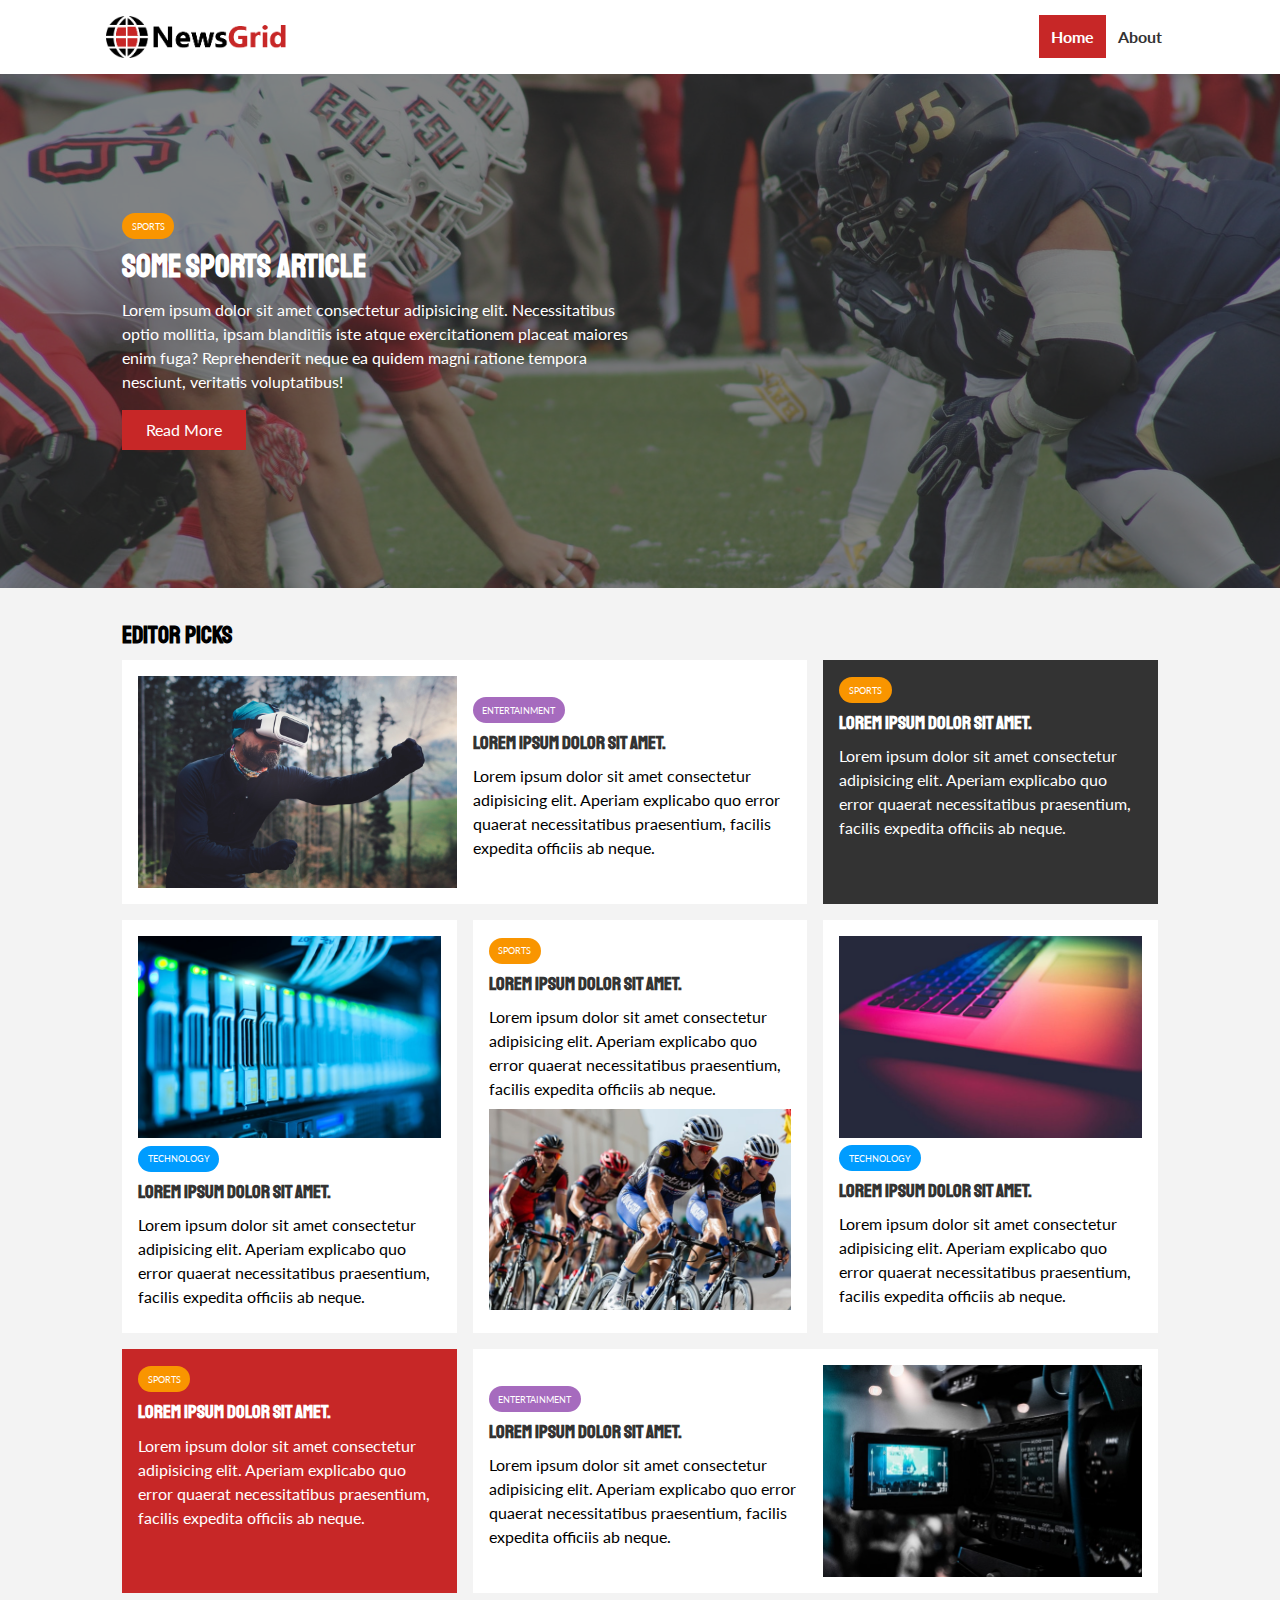
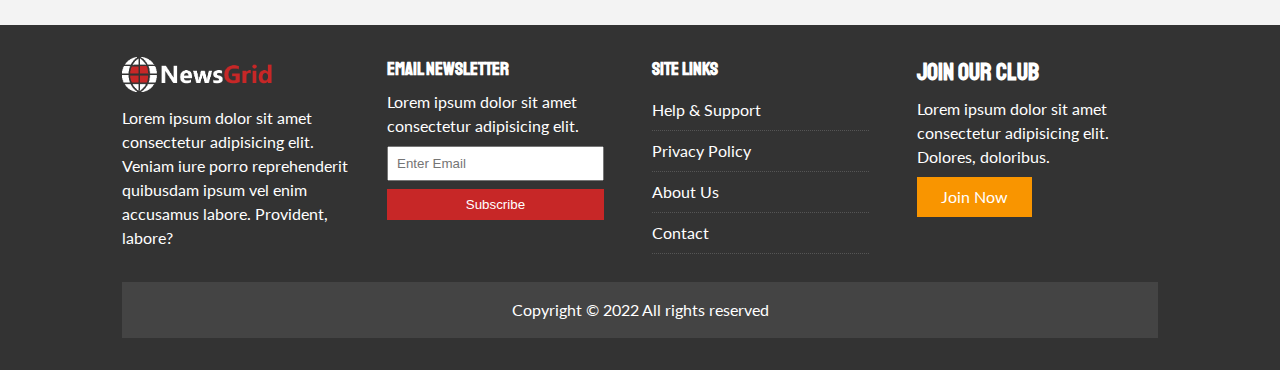
<file: index.html>
<!DOCTYPE html>
<html lang="en">
  <head>
    <meta charset="UTF-8" />
    <meta http-equiv="X-UA-Compatible" content="IE=edge" />
    <meta name="viewport" content="width=device-width, initial-scale=1.0" />
    <link
      rel="stylesheet"
      href="https://cdnjs.cloudflare.com/ajax/libs/font-awesome/6.0.0-beta3/css/all.min.css"
      integrity="sha512-Fo3rlrZj/k7ujTnHg4CGR2D7kSs0v4LLanw2qksYuRlEzO+tcaEPQogQ0KaoGN26/zrn20ImR1DfuLWnOo7aBA=="
      crossorigin="anonymous"
      referrerpolicy="no-referrer"
    />
    <link rel="stylesheet" href="css/style.css" />
    <link
      rel="stylesheet"
      media="screen and (max-width: 768px)"
      href="css/mobile.css"
    />
    <link rel="shortcut icon" type="image/x-icon" href="favicon.ico" />
    <title>www-newsgrid</title>
  </head>
  <body>
    <nav id="main-nav">
      <div class="container">
        <img src="img/logo.png" alt="newsgrid" class="logo" />
        <div class="social">
          <a href="#"><i class="fab fa-facebook"></i></a>
          <a href="#"><i class="fab fa-twitter"></i></a>
          <a href="#"><i class="fab fa-instagram"></i></a>
          <a href="#"><i class="fab fa-youtube"></i></a>
        </div>
        <ul>
          <li><a href="index.html" class="current">Home</a></li>
          <li><a href="about.html">About</a></li>
        </ul>
      </div>
    </nav>
    <header id="showcase">
      <div class="container">
        <div class="showcase-container">
          <div class="showcase-content">
            <div class="category category-sports">Sports</div>
            <h1>Some Sports Article</h1>
            <p>
              Lorem ipsum dolor sit amet consectetur adipisicing elit.
              Necessitatibus optio mollitia, ipsam blanditiis iste atque
              exercitationem placeat maiores enim fuga? Reprehenderit neque ea
              quidem magni ratione tempora nesciunt, veritatis voluptatibus!
            </p>
            <a href="article.html" class="btn btn-primary">Read More</a>
          </div>
        </div>
      </div>
    </header>
    <section id="home-articles" class="py-2">
      <div class="container">
        <h2>Editor Picks</h2>
        <div class="articles-container">
          <article class="card">
            <img src="img/articles/ent1.jpg" alt="" />
            <div>
              <div class="category category-ent">Entertainment</div>
              <h3>
                <a href="article.html">Lorem ipsum dolor sit amet.</a>
              </h3>
              <p>
                Lorem ipsum dolor sit amet consectetur adipisicing elit. Aperiam
                explicabo quo error quaerat necessitatibus praesentium, facilis
                expedita officiis ab neque.
              </p>
            </div>
          </article>
          <article class="card bg-dark">
            <div class="category category-sports">Sports</div>
            <h3>
              <a href="article.html">Lorem ipsum dolor sit amet.</a>
            </h3>
            <p>
              Lorem ipsum dolor sit amet consectetur adipisicing elit. Aperiam
              explicabo quo error quaerat necessitatibus praesentium, facilis
              expedita officiis ab neque.
            </p>
          </article>
          <article class="card">
            <img src="img/articles/tech1.jpg" alt="" />
            <div class="category category-tech">Technology</div>
            <h3>
              <a href="article.html">Lorem ipsum dolor sit amet.</a>
            </h3>
            <p>
              Lorem ipsum dolor sit amet consectetur adipisicing elit. Aperiam
              explicabo quo error quaerat necessitatibus praesentium, facilis
              expedita officiis ab neque.
            </p>
          </article>
          <article class="card">
            <div class="category category-sports">Sports</div>
            <h3>
              <a href="article.html">Lorem ipsum dolor sit amet.</a>
            </h3>
            <p>
              Lorem ipsum dolor sit amet consectetur adipisicing elit. Aperiam
              explicabo quo error quaerat necessitatibus praesentium, facilis
              expedita officiis ab neque.
            </p>
            <img src="img/articles/sports1.jpg" alt="" />
          </article>
          <article class="card">
            <img src="img/articles/tech2.jpg" alt="" />
            <div class="category category-tech">Technology</div>
            <h3>
              <a href="article.html">Lorem ipsum dolor sit amet.</a>
            </h3>
            <p>
              Lorem ipsum dolor sit amet consectetur adipisicing elit. Aperiam
              explicabo quo error quaerat necessitatibus praesentium, facilis
              expedita officiis ab neque.
            </p>
          </article>
          <article class="card bg-primary">
            <div class="category category-sports">Sports</div>
            <h3>
              <a href="article.html">Lorem ipsum dolor sit amet.</a>
            </h3>
            <p>
              Lorem ipsum dolor sit amet consectetur adipisicing elit. Aperiam
              explicabo quo error quaerat necessitatibus praesentium, facilis
              expedita officiis ab neque.
            </p>
          </article>
          <article class="card">
            <div>
              <div class="category category-ent">Entertainment</div>
              <h3>
                <a href="article.html">Lorem ipsum dolor sit amet.</a>
              </h3>
              <p>
                Lorem ipsum dolor sit amet consectetur adipisicing elit. Aperiam
                explicabo quo error quaerat necessitatibus praesentium, facilis
                expedita officiis ab neque.
              </p>
            </div>
            <img src="img/articles/ent2.jpg" alt="" />
          </article>
        </div>
      </div>
    </section>
    <footer id="main-footer" class="py-2">
      <div class="container footer-container">
        <div>
          <img src="img/logo_light.png" alt="" />
          <p>
            Lorem ipsum dolor sit amet consectetur adipisicing elit. Veniam iure
            porro reprehenderit quibusdam ipsum vel enim accusamus labore.
            Provident, labore?
          </p>
        </div>
        <div>
          <h3>Email Newsletter</h3>
          <p>Lorem ipsum dolor sit amet consectetur adipisicing elit.</p>
          <form>
            <input type="email" placeholder="Enter Email" />
            <input type="submit" value="Subscribe" class="btn btn-primary" />
          </form>
        </div>
        <div>
          <h3>Site Links</h3>
          <ul class="list">
            <li><a href="#">Help & Support</a></li>
            <li><a href="#">Privacy Policy</a></li>
            <li><a href="#">About Us</a></li>
            <li><a href="#">Contact</a></li>
          </ul>
        </div>
        <div>
          <h2>Join Our Club</h2>
          <p>
            Lorem ipsum dolor sit amet consectetur adipisicing elit. Dolores,
            doloribus.
          </p>
          <a href="#" class="btn btn-secondary">Join Now</a>
        </div>
        <div>
          <p>Copyright &copy; 2022 All rights reserved</p>
        </div>
      </div>
    </footer>
  </body>
</html>
</file>
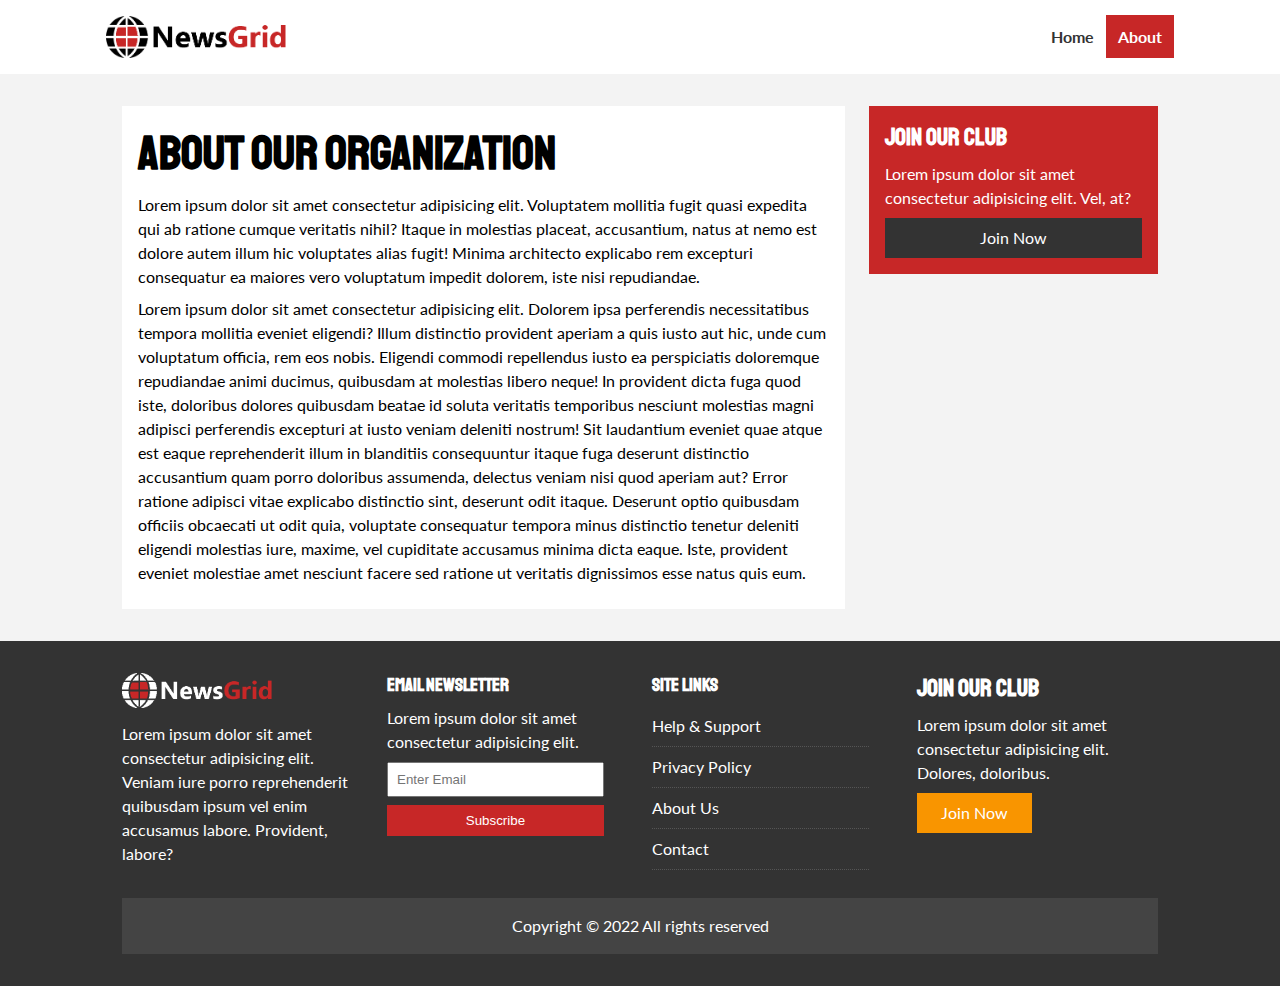
<file: about.html>
<!DOCTYPE html>
<html lang="en">
  <head>
    <meta charset="UTF-8" />
    <meta http-equiv="X-UA-Compatible" content="IE=edge" />
    <meta name="viewport" content="width=device-width, initial-scale=1.0" />
    <link
      rel="stylesheet"
      href="https://cdnjs.cloudflare.com/ajax/libs/font-awesome/6.0.0-beta3/css/all.min.css"
      integrity="sha512-Fo3rlrZj/k7ujTnHg4CGR2D7kSs0v4LLanw2qksYuRlEzO+tcaEPQogQ0KaoGN26/zrn20ImR1DfuLWnOo7aBA=="
      crossorigin="anonymous"
      referrerpolicy="no-referrer"
    />
    <link rel="stylesheet" href="css/style.css" />
    <link
      rel="stylesheet"
      media="screen and (max-width: 768px)"
      href="css/mobile.css"
    />
    <link rel="shortcut icon" type="image/x-icon" href="favicon.ico" />
    <title>www-newsgrid - About</title>
  </head>
  <body>
    <nav id="main-nav">
      <div class="container">
        <img src="img/logo.png" alt="newsgrid" class="logo" />
        <div class="social">
          <a href="#"><i class="fab fa-facebook"></i></a>
          <a href="#"><i class="fab fa-twitter"></i></a>
          <a href="#"><i class="fab fa-instagram"></i></a>
          <a href="#"><i class="fab fa-youtube"></i></a>
        </div>
        <ul>
          <li><a href="index.html">Home</a></li>
          <li><a href="about.html" class="current">About</a></li>
        </ul>
      </div>
    </nav>
    <section id="about">
      <div class="container">
        <div class="page-container">
          <article class="card">
            <h1 class="l-heading">About Our Organization</h1>
            <p>
              Lorem ipsum dolor sit amet consectetur adipisicing elit.
              Voluptatem mollitia fugit quasi expedita qui ab ratione cumque
              veritatis nihil? Itaque in molestias placeat, accusantium, natus
              at nemo est dolore autem illum hic voluptates alias fugit! Minima
              architecto explicabo rem excepturi consequatur ea maiores vero
              voluptatum impedit dolorem, iste nisi repudiandae.
            </p>
            <p>
              Lorem ipsum dolor sit amet consectetur adipisicing elit. Dolorem
              ipsa perferendis necessitatibus tempora mollitia eveniet eligendi?
              Illum distinctio provident aperiam a quis iusto aut hic, unde cum
              voluptatum officia, rem eos nobis. Eligendi commodi repellendus
              iusto ea perspiciatis doloremque repudiandae animi ducimus,
              quibusdam at molestias libero neque! In provident dicta fuga quod
              iste, doloribus dolores quibusdam beatae id soluta veritatis
              temporibus nesciunt molestias magni adipisci perferendis excepturi
              at iusto veniam deleniti nostrum! Sit laudantium eveniet quae
              atque est eaque reprehenderit illum in blanditiis consequuntur
              itaque fuga deserunt distinctio accusantium quam porro doloribus
              assumenda, delectus veniam nisi quod aperiam aut? Error ratione
              adipisci vitae explicabo distinctio sint, deserunt odit itaque.
              Deserunt optio quibusdam officiis obcaecati ut odit quia,
              voluptate consequatur tempora minus distinctio tenetur deleniti
              eligendi molestias iure, maxime, vel cupiditate accusamus minima
              dicta eaque. Iste, provident eveniet molestiae amet nesciunt
              facere sed ratione ut veritatis dignissimos esse natus quis eum.
            </p>
          </article>
          <aside class="card bg-primary">
            <h2>Join Our Club</h2>
            <p>
              Lorem ipsum dolor sit amet consectetur adipisicing elit. Vel, at?
            </p>
            <a href="#" class="btn btn-dark btn-block">Join Now</a>
          </aside>
        </div>
      </div>
    </section>
    <footer id="main-footer" class="py-2">
      <div class="container footer-container">
        <div>
          <img src="img/logo_light.png" alt="" />
          <p>
            Lorem ipsum dolor sit amet consectetur adipisicing elit. Veniam iure
            porro reprehenderit quibusdam ipsum vel enim accusamus labore.
            Provident, labore?
          </p>
        </div>
        <div>
          <h3>Email Newsletter</h3>
          <p>Lorem ipsum dolor sit amet consectetur adipisicing elit.</p>
          <form>
            <input type="email" placeholder="Enter Email" />
            <input type="submit" value="Subscribe" class="btn btn-primary" />
          </form>
        </div>
        <div>
          <h3>Site Links</h3>
          <ul class="list">
            <li><a href="#">Help & Support</a></li>
            <li><a href="#">Privacy Policy</a></li>
            <li><a href="#">About Us</a></li>
            <li><a href="#">Contact</a></li>
          </ul>
        </div>
        <div>
          <h2>Join Our Club</h2>
          <p>
            Lorem ipsum dolor sit amet consectetur adipisicing elit. Dolores,
            doloribus.
          </p>
          <a href="#" class="btn btn-secondary">Join Now</a>
        </div>
        <div>
          <p>Copyright &copy; 2022 All rights reserved</p>
        </div>
      </div>
    </footer>
  </body>
</html>
</file>
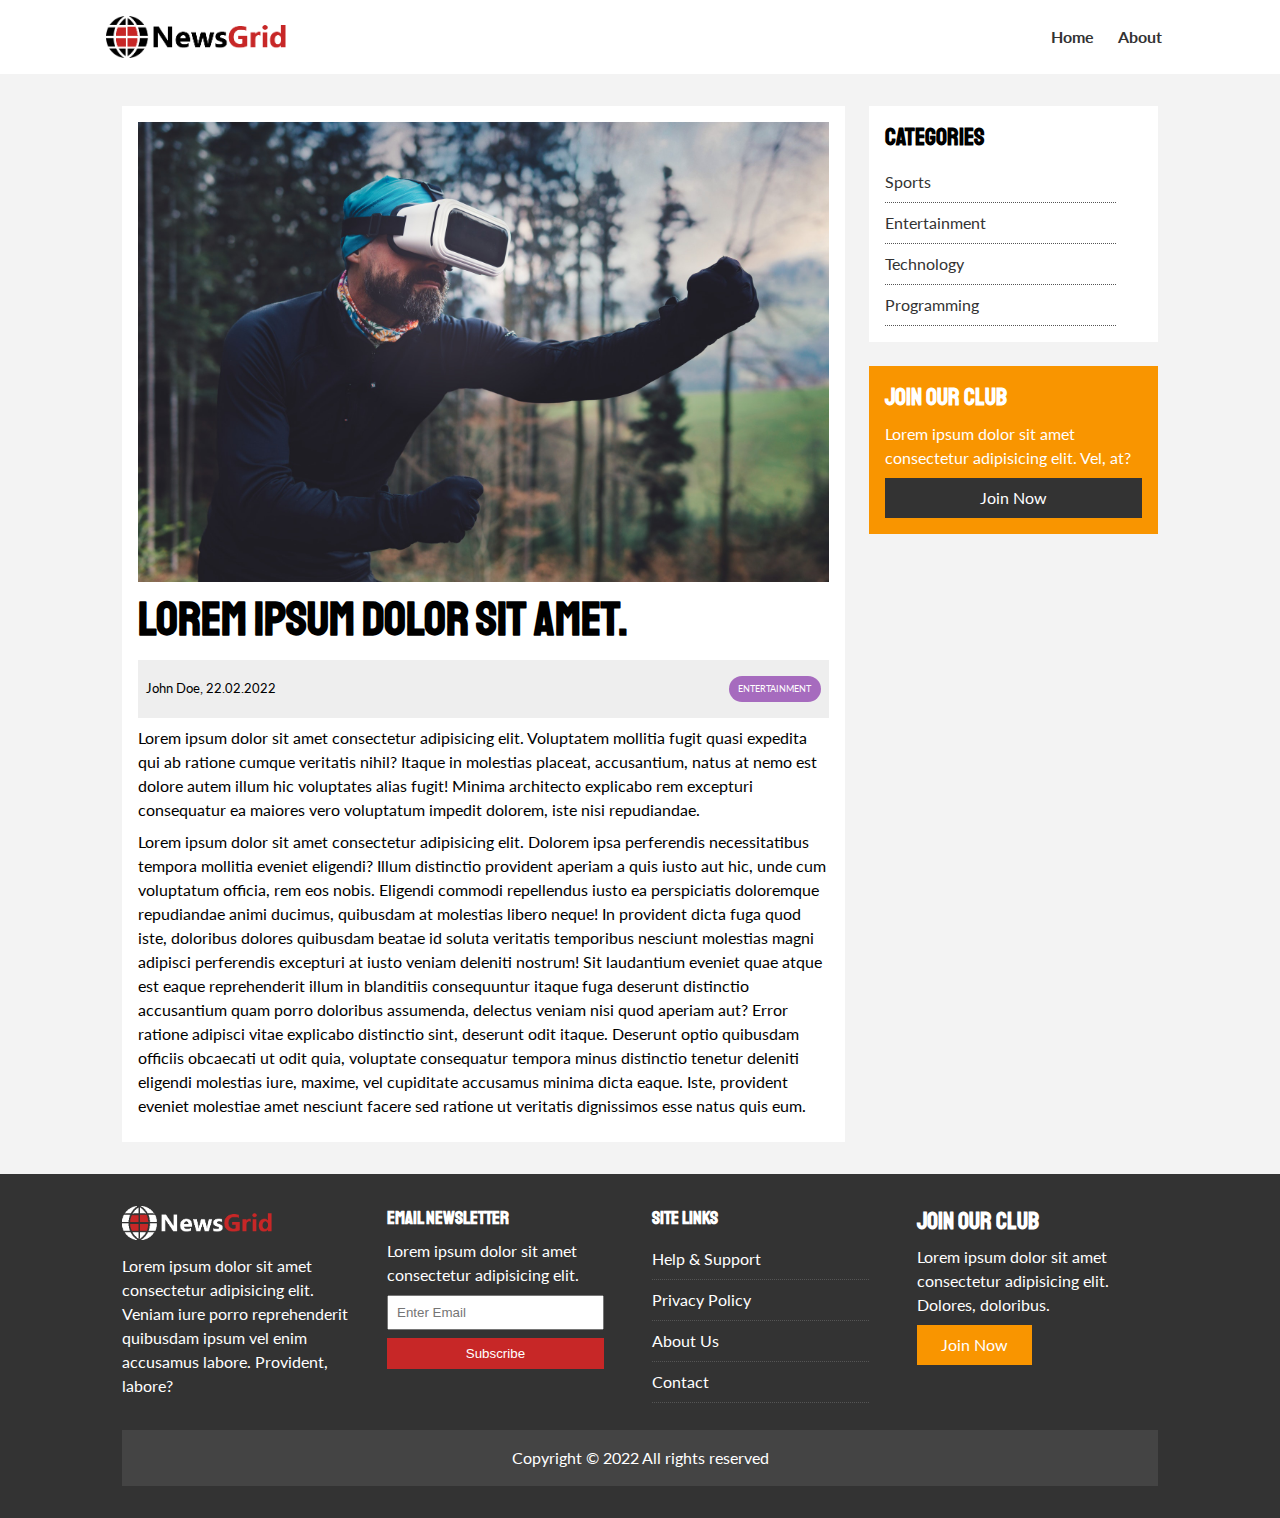
<file: article.html>
<!DOCTYPE html>
<html lang="en">
  <head>
    <meta charset="UTF-8" />
    <meta http-equiv="X-UA-Compatible" content="IE=edge" />
    <meta name="viewport" content="width=device-width, initial-scale=1.0" />
    <link
      rel="stylesheet"
      href="https://cdnjs.cloudflare.com/ajax/libs/font-awesome/6.0.0-beta3/css/all.min.css"
      integrity="sha512-Fo3rlrZj/k7ujTnHg4CGR2D7kSs0v4LLanw2qksYuRlEzO+tcaEPQogQ0KaoGN26/zrn20ImR1DfuLWnOo7aBA=="
      crossorigin="anonymous"
      referrerpolicy="no-referrer"
    />
    <link rel="stylesheet" href="css/style.css" />
    <link
      rel="stylesheet"
      media="screen and (max-width: 768px)"
      href="css/mobile.css"
    />
    <link rel="shortcut icon" type="image/x-icon" href="favicon.ico" />
    <title>www-newsgrid - Article</title>
  </head>
  <body>
    <nav id="main-nav">
      <div class="container">
        <img src="img/logo.png" alt="newsgrid" class="logo" />
        <div class="social">
          <a href="#"><i class="fab fa-facebook"></i></a>
          <a href="#"><i class="fab fa-twitter"></i></a>
          <a href="#"><i class="fab fa-instagram"></i></a>
          <a href="#"><i class="fab fa-youtube"></i></a>
        </div>
        <ul>
          <li><a href="index.html">Home</a></li>
          <li><a href="about.html">About</a></li>
        </ul>
      </div>
    </nav>
    <section id="article">
      <div class="container">
        <div class="page-container">
          <article class="card">
            <img src="img/articles/ent1.jpg" alt="" />
            <h1 class="l-heading">Lorem ipsum dolor sit amet.</h1>
            <div class="meta">
              <small> <i class="fas fa-user"></i> John Doe, 22.02.2022 </small>
              <div class="category category-ent">Entertainment</div>
            </div>
            <p>
              Lorem ipsum dolor sit amet consectetur adipisicing elit.
              Voluptatem mollitia fugit quasi expedita qui ab ratione cumque
              veritatis nihil? Itaque in molestias placeat, accusantium, natus
              at nemo est dolore autem illum hic voluptates alias fugit! Minima
              architecto explicabo rem excepturi consequatur ea maiores vero
              voluptatum impedit dolorem, iste nisi repudiandae.
            </p>
            <p>
              Lorem ipsum dolor sit amet consectetur adipisicing elit. Dolorem
              ipsa perferendis necessitatibus tempora mollitia eveniet eligendi?
              Illum distinctio provident aperiam a quis iusto aut hic, unde cum
              voluptatum officia, rem eos nobis. Eligendi commodi repellendus
              iusto ea perspiciatis doloremque repudiandae animi ducimus,
              quibusdam at molestias libero neque! In provident dicta fuga quod
              iste, doloribus dolores quibusdam beatae id soluta veritatis
              temporibus nesciunt molestias magni adipisci perferendis excepturi
              at iusto veniam deleniti nostrum! Sit laudantium eveniet quae
              atque est eaque reprehenderit illum in blanditiis consequuntur
              itaque fuga deserunt distinctio accusantium quam porro doloribus
              assumenda, delectus veniam nisi quod aperiam aut? Error ratione
              adipisci vitae explicabo distinctio sint, deserunt odit itaque.
              Deserunt optio quibusdam officiis obcaecati ut odit quia,
              voluptate consequatur tempora minus distinctio tenetur deleniti
              eligendi molestias iure, maxime, vel cupiditate accusamus minima
              dicta eaque. Iste, provident eveniet molestiae amet nesciunt
              facere sed ratione ut veritatis dignissimos esse natus quis eum.
            </p>
          </article>
          <aside id="categories" class="card">
            <h2>Categories</h2>
            <ul class="list">
              <li>
                <a href="#"><i class="fas fa-chevron-right"></i> Sports</a>
              </li>
              <li>
                <a href="#"
                  ><i class="fas fa-chevron-right"></i> Entertainment</a
                >
              </li>
              <li>
                <a href="#"><i class="fas fa-chevron-right"></i> Technology</a>
              </li>
              <li>
                <a href="#"><i class="fas fa-chevron-right"></i> Programming</a>
              </li>
            </ul>
          </aside>
          <aside class="card bg-secondary">
            <h2>Join Our Club</h2>
            <p>
              Lorem ipsum dolor sit amet consectetur adipisicing elit. Vel, at?
            </p>
            <a href="#" class="btn btn-dark btn-block">Join Now</a>
          </aside>
        </div>
      </div>
    </section>
    <footer id="main-footer" class="py-2">
      <div class="container footer-container">
        <div>
          <img src="img/logo_light.png" alt="" />
          <p>
            Lorem ipsum dolor sit amet consectetur adipisicing elit. Veniam iure
            porro reprehenderit quibusdam ipsum vel enim accusamus labore.
            Provident, labore?
          </p>
        </div>
        <div>
          <h3>Email Newsletter</h3>
          <p>Lorem ipsum dolor sit amet consectetur adipisicing elit.</p>
          <form>
            <input type="email" placeholder="Enter Email" />
            <input type="submit" value="Subscribe" class="btn btn-primary" />
          </form>
        </div>
        <div>
          <h3>Site Links</h3>
          <ul class="list">
            <li><a href="#">Help & Support</a></li>
            <li><a href="#">Privacy Policy</a></li>
            <li><a href="#">About Us</a></li>
            <li><a href="#">Contact</a></li>
          </ul>
        </div>
        <div>
          <h2>Join Our Club</h2>
          <p>
            Lorem ipsum dolor sit amet consectetur adipisicing elit. Dolores,
            doloribus.
          </p>
          <a href="#" class="btn btn-secondary">Join Now</a>
        </div>
        <div>
          <p>Copyright &copy; 2022 All rights reserved</p>
        </div>
      </div>
    </footer>
  </body>
</html>
</file>
<file: css/style.css>
@import url("https://fonts.googleapis.com/css2?family=Lato&family=Staatliches&display=swap");

:root {
  --primary-color: #c72727;
  --secondary-color: #f99500;
  --light-color: #f3f3f3;
  --dark-color: #333333;
  --max-width: 1100px;
}

.category {
  --sports-color: #f99500;
  --ent-color: #a66bbe;
  --tech-color: #009cff;
}

*,
*::before,
*::after {
  margin: 0;
  padding: 0;
  box-sizing: border-box;
}

body {
  font-family: "Lato", sans-serif;
  line-height: 1.5;
  background: var(--light-color);
}

a {
  color: #333333;
  text-decoration: none;
}

ul {
  list-style: none;
}

p {
  margin: 0.5rem 0;
}

img {
  width: 100%;
}

h1,
h2,
h3,
h4,
h5,
h6 {
  font-family: "Staatliches", cursive;
  margin-bottom: 0.55rem;
  line-height: 1.3;
}

.container {
  max-width: var(--max-width);
  margin: auto;
  padding: 0 2rem;
  overflow: hidden;
}

.category {
  display: inline-block;
  color: white;
  font-size: 0.55rem;
  text-transform: uppercase;
  padding: 0.4rem 0.6rem;
  border-radius: 15px;
  margin-bottom: 0.5rem;
}

.category-sports {
  background: var(--sports-color);
}

.category-ent {
  background: var(--ent-color);
}

.category-tech {
  background: var(--tech-color);
}

.btn {
  display: inline-block;
  border: none;
  background: var(--dark-color);
  color: white;
  padding: 0.5rem 1.5rem;
}

.btn-light {
  background: var(--light-color);
}

.btn-primary {
  background: var(--primary-color);
}

.btn-secondary {
  background: var(--secondary-color);
}

.btn-block {
  display: block;
  width: 100%;
  text-align: center;
}

.btn:hover {
  opacity: 0.9;
}

.card {
  background: white;
  padding: 1rem;
}

.bg-dark {
  background: var(--dark-color);
  color: white;
}

.bg-primary {
  background: var(--primary-color);
  color: white;
}

.bg-secondary {
  background: var(--secondary-color);
  color: white;
}

.bg-dark h1,
.bg-dark h2,
.bg-dark h3,
.bg-dark a,
.bg-primary h1,
.bg-primary h2,
.bg-primary h3,
.bg-primary a,
.bg-secondary h1,
.bg-secondary h2,
.bg-secondary h3,
.bg-secondary a {
  color: white;
}

.py-1 {
  padding: 1.5rem 0;
}

.py-2 {
  padding: 2rem 0;
}

.py-3 {
  padding: 3rem 0;
}

.p-1 {
  padding: 1.5rem;
}

.p-2 {
  padding: 2rem;
}

.p-3 {
  padding: 3rem;
}

.list li {
  padding: 0.5rem 0;
  border-bottom: #555555 dotted 1px;
  width: 90%;
}

.list li a:hover {
  color: var(--primary-color) !important;
}

.page-container {
  display: grid;
  grid-template-columns: 5fr 2fr;
  margin: 2rem 0;
  grid-gap: 1.5rem;
}

.page-container > *:first-child {
  grid-row: 1 / span 3;
}

.l-heading {
  font-size: 3rem;
}

#article .meta {
  display: flex;
  justify-content: space-between;
  align-items: center;
  background: #eeeeee;
  padding: 0.5rem;
}

#article .meta .category {
  margin-top: 0.5rem;
}

#main-nav {
  background: white;
  position: sticky;
  top: 0;
  z-index: 10;
}

#main-nav .container {
  display: grid;
  grid-template-columns: 6fr 3fr 2fr;
  padding: 1rem;
  align-items: center;
}

#main-nav .logo {
  width: 180px;
}

#main-nav ul {
  justify-self: end;
  display: flex;
}

#main-nav ul li a {
  padding: 0.75rem;
  font-weight: bold;
}

#main-nav ul li a.current {
  background: var(--primary-color);
  color: white;
}

#main-nav ul li a:hover {
  background: var(--light-color);
  color: var(--dark-color);
}

#main-nav .social {
  justify-self: center;
}

#main-nav .social i {
  color: #777777;
  margin-right: 0.5rem;
}

#showcase {
  color: white;
  background: #333333;
  padding: 2rem;
  position: relative;
}

#showcase:before {
  content: "";
  background: url("../img/featured.jpg") no-repeat center center/cover;
  position: absolute;
  top: 0;
  left: 0;
  width: 100%;
  height: 100%;
  opacity: 0.4;
}

#showcase .showcase-container {
  display: grid;
  grid-template-columns: repeat(2, 1fr);
  justify-content: center;
  align-items: center;
  height: 50vh;
}

#showcase .showcase-content {
  z-index: 1;
}

#showcase .showcase-content p {
  margin-bottom: 1rem;
}

#home-articles .articles-container {
  display: grid;
  grid-template-columns: repeat(3, 1fr);
  grid-gap: 1rem;
}

#home-articles .articles-container > *:first-child,
#home-articles .articles-container > *:last-child {
  display: grid;
  grid-template-columns: repeat(2, 1fr);
  grid-column: 1 / span 2;
  align-items: center;
  grid-gap: 1rem;
}

#home-articles .articles-container > *:last-child {
  grid-column: 2 / span 2;
}

#main-footer {
  background: var(--dark-color);
  color: white;
}

#main-footer img {
  width: 150px;
}

#main-footer a {
  color: white;
}

#main-footer .footer-container {
  display: grid;
  grid-template-columns: repeat(4, 1fr);
  grid-gap: 1.5rem;
}

#main-footer .footer-container > *:last-child {
  background: #444444;
  grid-column: 1 / span 4;
  padding: 0.5rem;
  text-align: center;
  font-family: 0.75rem;
}

#main-footer .footer-container input[type="email"] {
  width: 90%;
  padding: 0.5rem;
  margin-bottom: 0.5rem;
}

#main-footer .footer-container input[type="submit"] {
  width: 90%;
}
</file>
<file: css/mobile.css>
#main-nav .social {
  display: none;
}

#main-nav .container {
  grid-template-columns: 1fr;
  grid-gap: 1.2rem;
}

#main-nav ul,
#main-nav .logo {
  justify-self: center;
}

#main-nav ul li a {
  padding: 0.5rem;
}

#home-articles .articles-container {
  grid-template-columns: repeat(2, 1fr);
}

#home-articles .articles-container > *:first-child,
#home-articles .articles-container > *:last-child {
  grid-template-columns: 1fr;
  grid-column: 1;
}

@media (max-width: 600px) {
  #showcase .showcase-container,
  #home-articles .articles-container,
  #main-footer .footer-container {
    grid-template-columns: 1fr;
  }
  #main-footer .footer-container > *:last-child {
    grid-column: 1;
  }
  #main-footer .footer-container > *:first-child,
  #main-footer .footer-container > *:nth-child(2) {
    border-bottom: #444 dotted 1px;
    padding-bottom: 1rem;
  }

  .page-container {
    grid-template-columns: 1fr;
    text-align: center;
  }

  .page-container > *:first-child {
    grid-row: 1;
  }

  .l-heading {
    font-size: 2rem;
  }
}
</file>
